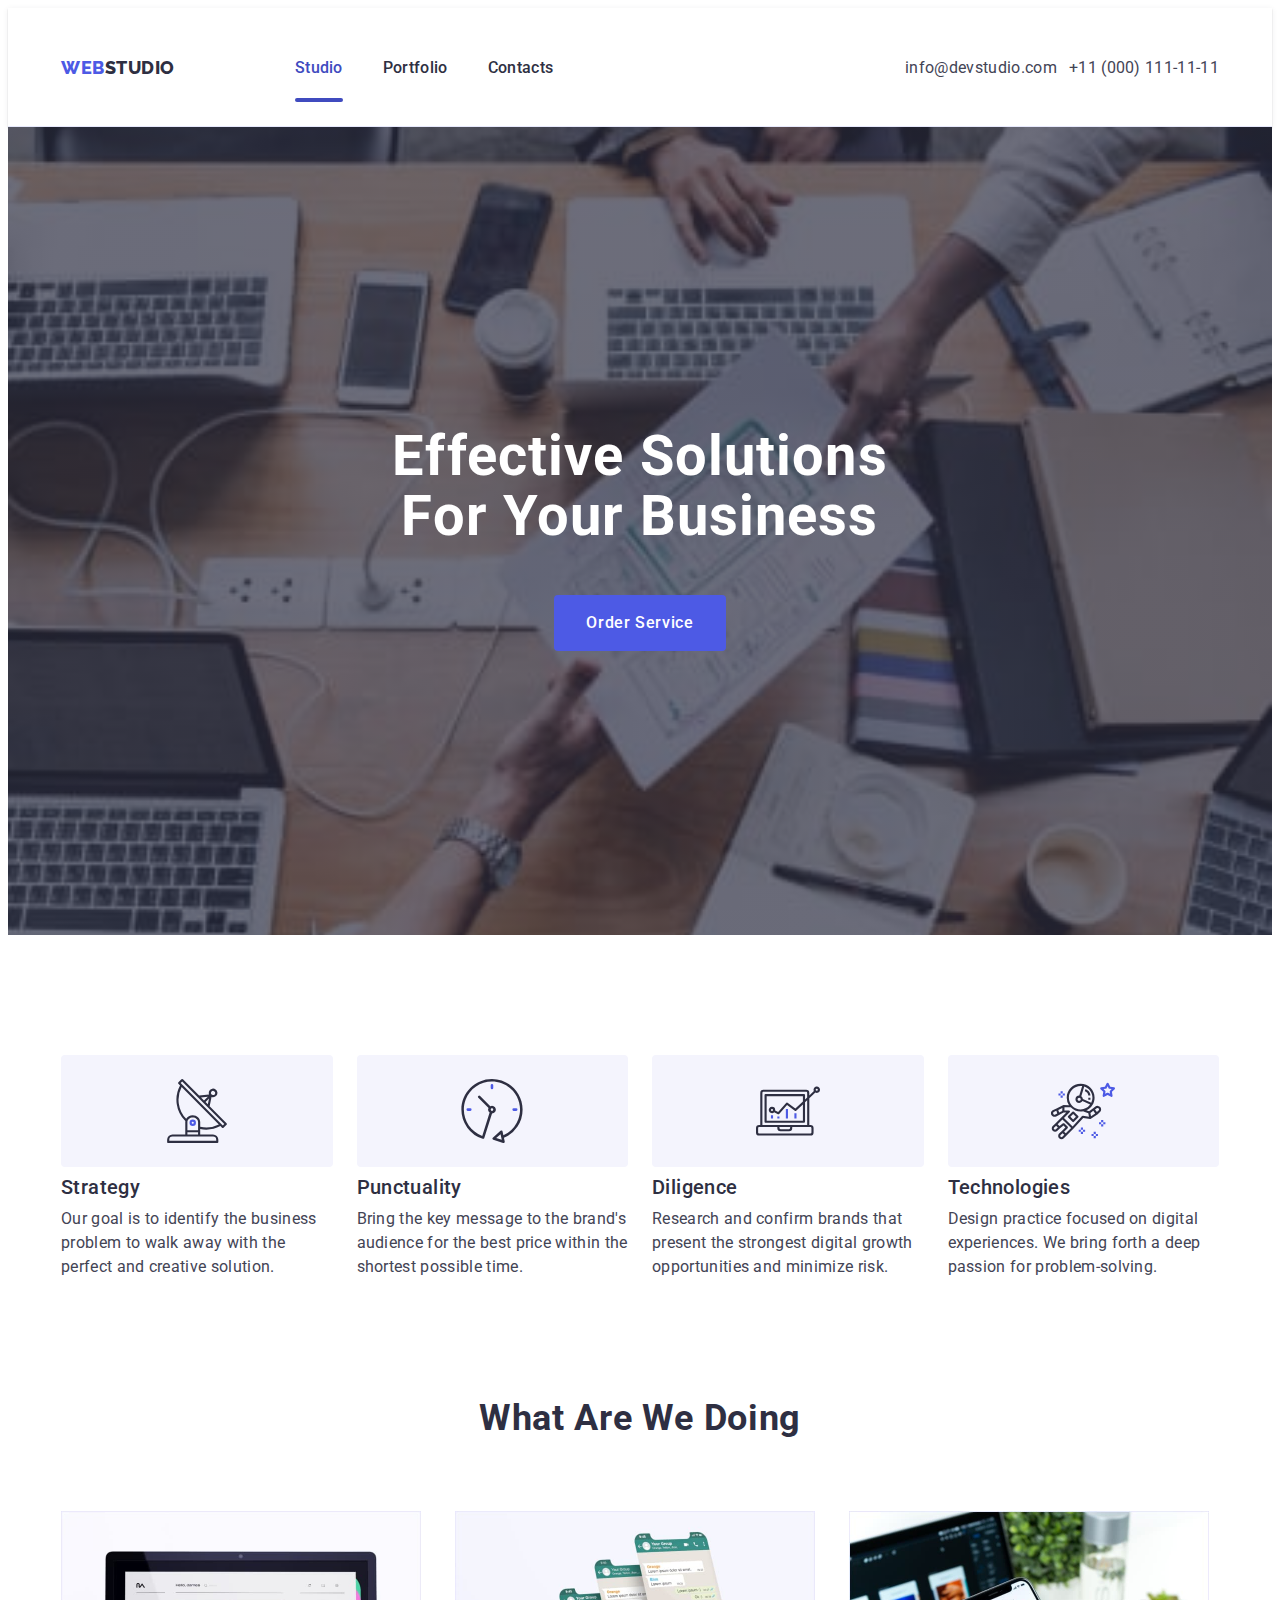
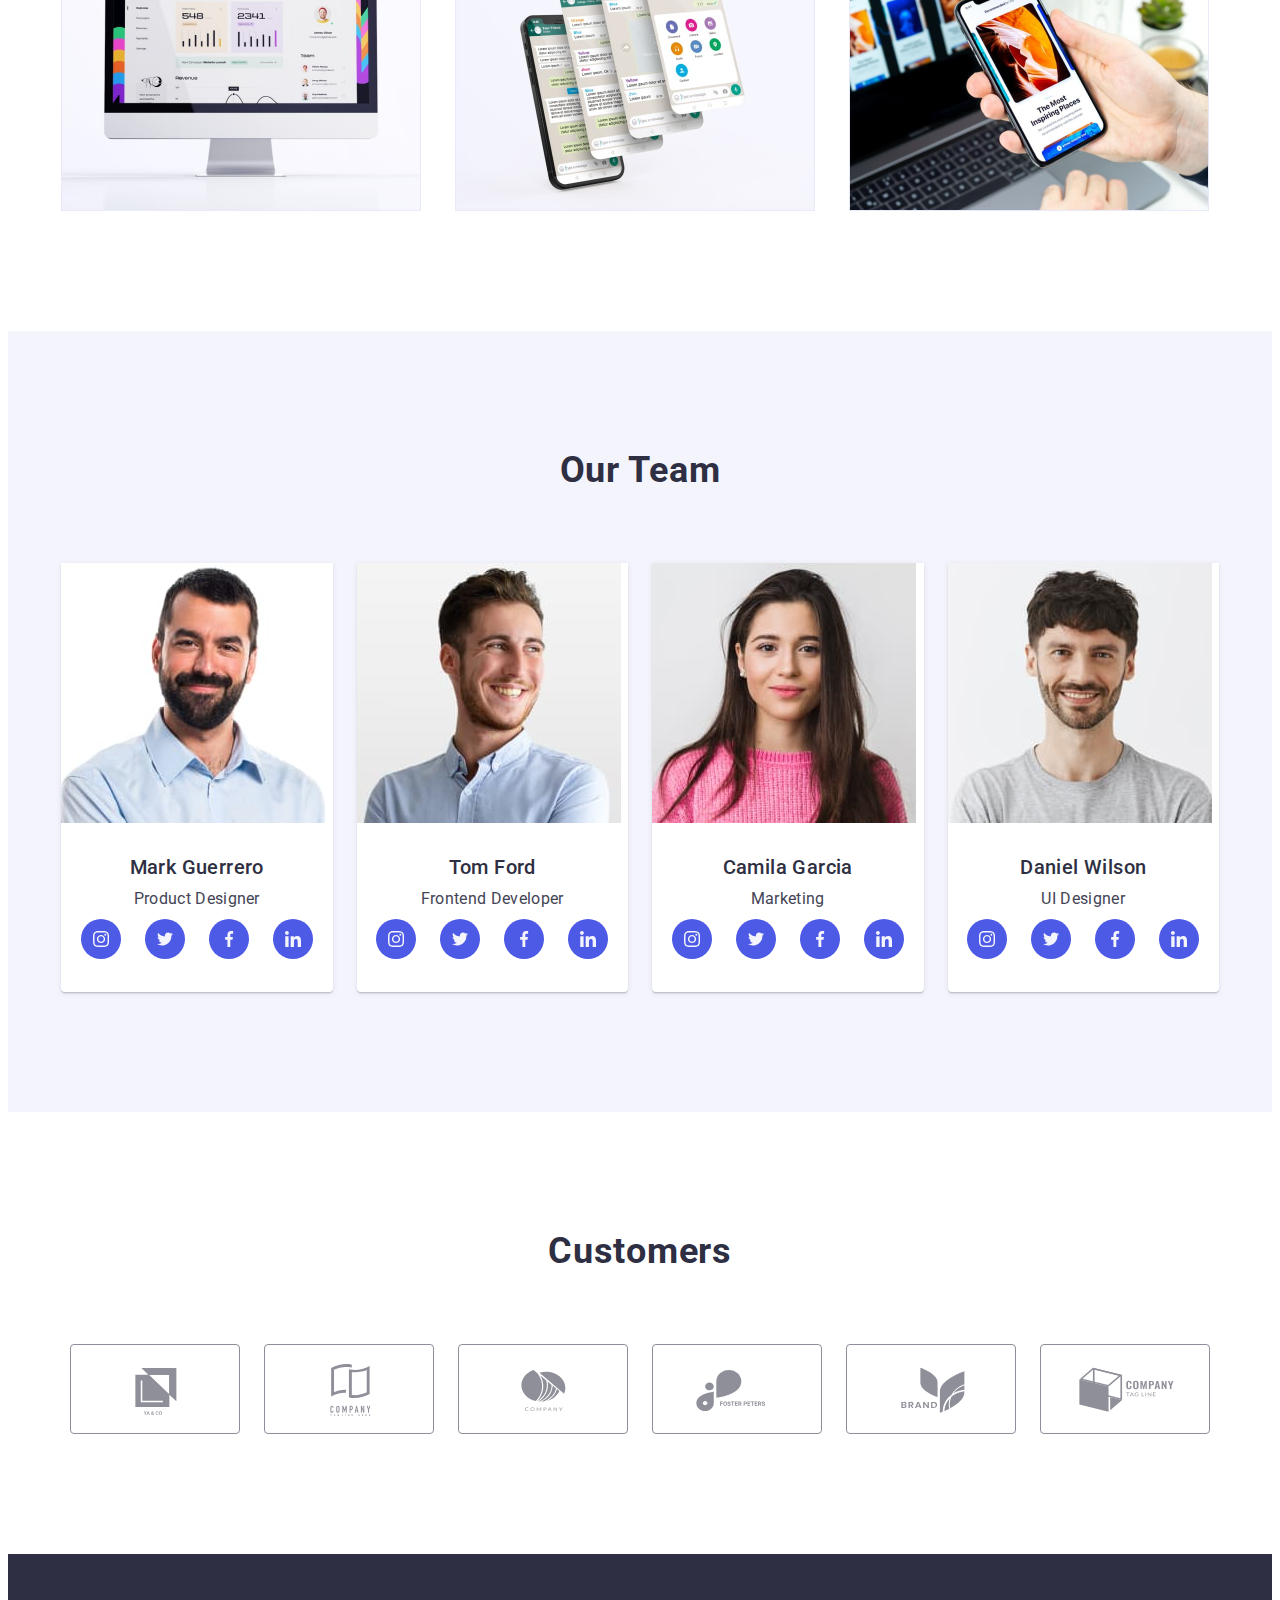
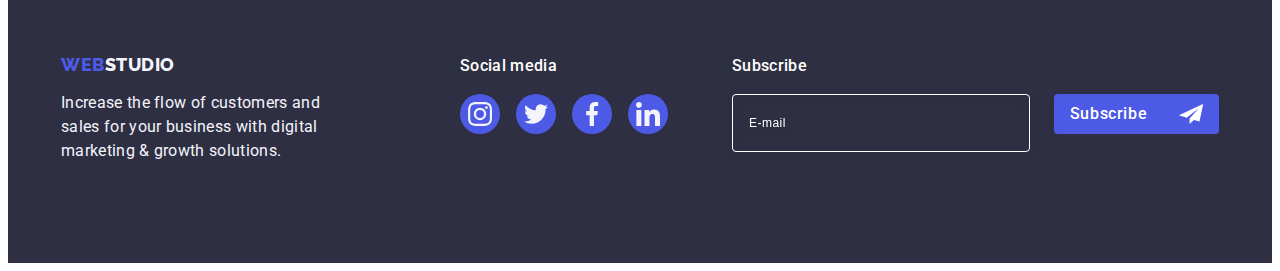
<file: index.html>
<!DOCTYPE html>
<html lang="en">
  <head>
    <meta charset="UTF-8" />
    <meta http-equiv="X-UA-Compatible" content="IE=edge" />
    <meta name="viewport" content="width=device-width, initial-scale=1.0" />
    <title>WebStudio</title>
    <link rel="preconnect" href="https://fonts.googleapis.com" />
    <link rel="preconnect" href="https://fonts.gstatic.com" crossorigin />
    <link
      href="https://fonts.googleapis.com/css2?family=Raleway:wght@800&family=Roboto:wght@400;500;700;900&display=swap"
      rel="stylesheet"
    />
    <link
      rel="stylesheet"
      href="https://cdnjs.cloudflare.com/ajax/libs/modern-normalize/1.1.0/modern-normalize.min.css"
      integrity="sha512-wpPYUAdjBVSE4KJnH1VR1HeZfpl1ub8YT/NKx4PuQ5NmX2tKuGu6U/JRp5y+Y8XG2tV+wKQpNHVUX03MfMFn9Q=="
      crossorigin="anonymous"
      referrerpolicy="no-referrer"
    />
    <link rel="stylesheet" href="./css/style.css" />
    <link rel="stylesheet" href="./portfolio.html" />
  </head>

  <body>
    <!--page header-->
    <header class="page-header">
      <!--navigation-->
      <div class="container page-header-container">
        <nav class="page-nav">
          <a class="logo-first logo link list" href="./index.html">
            WEB<span class="color">Studio</span>
          </a>
          <ul class="nav-header list">
            <li>
              <a class="link nav-name current" href="./index.html">Studio</a>
            </li>

            <li>
              <a class="link nav-name" href="./portfolio.html">Portfolio</a>
            </li>

            <li>
              <a class="link nav-name" href="">Contacts</a>
            </li>
          </ul>
          <button type="button" class="mobile-menu-open-btn js-open-menu">
            <svg class="mobile-menu-open-btn-icon" width="32" height="22">
              <use href="./images/icons.svg#icon-burger"></use>
            </svg>
          </button>
        </nav>

        <!--address-->
        <address class="adr">
          <ul class="adr-list list">
            <li>
              <a class="link header-nav-adr" href="mailto:info@devstudio.com"
                >info@devstudio.com</a
              >
            </li>
            <li>
              <a class="link header-nav-adr" href="tel:+110001111111"
                >+11 (000) 111-11-11</a
              >
            </li>
          </ul>
        </address>
      </div>
      <!-- mobile nav menu -->
      <div class="mobile-menu is-hidden js-menu-container">
        <div class="container menu-container">
          <button type="button" class="mobile-menu-close-icon js-close-menu">
            <svg class="mobile-icon-close" width="24" height="24">
              <use
                class="mobile-icon-use"
                href="./images/icons.svg#icon-close"
              ></use>
            </svg>
          </button>

          <div class="navigation-menu-mobile">
            <ul class="nav-header-mobile list">
              <li>
                <a class="link nav-name-mobile current" href="./index.html"
                  >Studio</a
                >
              </li>

              <li>
                <a class="link nav-name-mobile" href="./portfolio.html"
                  >Portfolio</a
                >
              </li>

              <li>
                <a class="link nav-name-mobile" href="">Contacts</a>
              </li>
            </ul>
          </div>

          <div class="contacts-menu-mobile">
            <address class="adr-menu-mobile">
              <ul class="adr-list-menu-mobile list">
                <li>
                  <a class="link header-mobile-tel" href="tel:+110001111111"
                    >+11 (000) 111-11-11</a
                  >
                </li>
                <li>
                  <a
                    class="link header-mobile-mail"
                    href="mailto:info@devstudio.com"
                    >info@devstudio.com</a
                  >
                </li>
              </ul>
            </address>
            <div class="container mobile-social-section">
              <ul class="mobile-social-ul link list">
                <li class="mobile-social-li">
                  <a class="mobile-social-link" href="">
                    <svg
                      class="mobile-social-svg"
                      aria-label=" icon instagram"
                      width="24"
                      height="24"
                    >
                      <use href="./images/icons.svg#icon-instagram-2"></use>
                    </svg>
                  </a>
                </li>

                <li class="mobile-social-li">
                  <a class="mobile-social-link" href="">
                    <svg
                      class="mobile-social-svg"
                      aria-label=" icon twitter"
                      width="24"
                      height="24"
                    >
                      <use href="./images/icons.svg#icon-twitter-1"></use>
                    </svg>
                  </a>
                </li>

                <li class="mobile-social-li">
                  <a class="mobile-social-link" href="">
                    <svg
                      class="mobile-social-svg"
                      aria-label=" icon facebook"
                      width="24"
                      height="24"
                    >
                      <use href="./images/icons.svg#icon-facebook-1"></use>
                    </svg>
                  </a>
                </li>

                <li class="mobile-social-li">
                  <a class="mobile-social-link" href="">
                    <svg
                      class="mobile-social-svg"
                      aria-label=" icon linkedin"
                      width="24"
                      height="24"
                    >
                      <use href="./images/icons.svg#icon-linkedin-1"></use>
                    </svg>
                  </a>
                </li>
              </ul>
            </div>
          </div>
        </div>
      </div>
    </header>

    <!-- hero-->
    <main class="">
      <section class="hero">
        <div class="container hero-screen">
          <h1 class="hero-title">Effective Solutions for Your Business</h1>

          <button class="hero-btn-order" type="button" data-modal-open>
            Order Service
          </button>
        </div>
      </section>

      <!--section1-->
      <section class="feature">
        <!-- feature -->
        <div class="container feature-container">
          <h2 class="hidden" hidden>feature</h2>

          <ul class="feature-list link list">
            <li class="feature-list-text">
              <div class="feature-list-svg">
                <svg width="64" height="64" aria-label="antenna icon">
                  <use href="./images/icons.svg#icon-antenna-1"></use>
                </svg>
              </div>
              <h3 class="feature-title">Strategy</h3>
              <p class="feature-description">
                Our goal is to identify the business problem to walk away with
                the perfect and creative solution.
              </p>
            </li>

            <li class="feature-list-text">
              <div class="feature-list-svg">
                <svg width="64" height="64" aria-label="clock icon">
                  <use href="./images/icons.svg#icon-clock-1"></use>
                </svg>
              </div>
              <h3 class="feature-title">Punctuality</h3>
              <p class="feature-description">
                Bring the key message to the brand's audience for the best price
                within the shortest possible time.
              </p>
            </li>

            <li class="feature-list-text">
              <div class="feature-list-svg">
                <svg width="64" height="64" aria-label="icon diagram">
                  <use href="./images/icons.svg#icon-diagram-1"></use>
                </svg>
              </div>
              <h3 class="feature-title">Diligence</h3>
              <p class="feature-description">
                Research and confirm brands that present the strongest digital
                growth opportunities and minimize risk.
              </p>
            </li>

            <li class="feature-list-text">
              <div class="feature-list-svg">
                <svg width="64" height="64" aria-label="icon astronaut">
                  <use href="./images/icons.svg#icon-astronaut-1"></use>
                </svg>
              </div>
              <h3 class="feature-title">Technologies</h3>
              <p class="feature-description">
                Design practice focused on digital experiences. We bring forth a
                deep passion for problem-solving.
              </p>
            </li>
          </ul>
        </div>
      </section>

      <!--section2-->
      <section class="presentation">
        <div class="container">
          <h2 class="presentation-title">What are we doing</h2>
          <ul class="presentation-list list">
            <li class="presentation-list-item">
              <img
                srcset="./images/squoosh/what-are-we-doing/img1@2x.jpg"
                src="./images/squoosh/what-are-we-doing/img1.jpg"
                alt="monitor"
                width="360"
                height="300"
              />
            </li>
            <li class="presentation-list-item">
              <img
                srcset="./images/squoosh/what-are-we-doing/img2@2x.jpg"
                src="./images/squoosh/what-are-we-doing/img2.jpg"
                alt="phone"
                width="360"
                height="300"
              />
            </li>
            <li class="presentation-list-item">
              <img
                srcset="./images/squoosh/what-are-we-doing/img3@2x.jpg"
                src="./images/squoosh/what-are-we-doing/img3.jpg"
                alt="phone in hand"
                width="360"
                height="300"
              />
            </li>
          </ul>
        </div>
      </section>

      <!--section3-->
      <section class="team">
        <div class="container">
          <h2 class="team-title">Our Team</h2>
          <ul class="team-list list">
            <li class="team-member-container">
              <img
                srcset="./images/squoosh/our-team/img-3@2x.jpg 2x"
                src="./images/squoosh/our-team/img-3.jpg"
                alt="Product Designer"
                width="264"
                height="260"
              />
              <div class="name-team-text">
                <h3 class="name-member-team">Mark Guerrero</h3>
                <p class="profession-member-team">Product Designer</p>
                <ul class="social-link-icon link list">
                  <li class="social-icon-item">
                    <a href="" class="social-icon-link">
                      <svg
                        class="social-list-icon"
                        aria-label="icon instagram"
                        width="16"
                        height="16"
                      >
                        <use href="./images/icons.svg#icon-instagram-2"></use>
                      </svg>
                    </a>
                  </li>
                  <li class="social-icon-item">
                    <a href="" class="social-icon-link">
                      <svg
                        class="social-list-icon"
                        aria-label="icon instagram"
                        width="16"
                        height="16"
                      >
                        <use href="./images/icons.svg#icon-twitter-1"></use>
                      </svg>
                    </a>
                  </li>
                  <li class="social-icon-item">
                    <a href="" class="social-icon-link">
                      <svg
                        class="social-list-icon"
                        aria-label="icon instagram"
                        width="16"
                        height="16"
                      >
                        <use href="./images/icons.svg#icon-facebook-1"></use>
                      </svg>
                    </a>
                  </li>
                  <li class="social-icon-item">
                    <a href="" class="social-icon-link">
                      <svg
                        class="social-list-icon"
                        aria-label="icon instagram"
                        width="16"
                        height="16"
                      >
                        <use href="./images/icons.svg#icon-linkedin-1"></use>
                      </svg>
                    </a>
                  </li>
                </ul>
              </div>
            </li>

            <li class="team-member-container">
              <img
                srcset="./images/squoosh/our-team/img-2@2x.jpg 2x"
                src="./images/squoosh/our-team/img-2.jpg"
                alt="Frontend Developer"
                width="264"
                height="260"
              />
              <div class="name-team-text">
                <h3 class="name-member-team">Tom Ford</h3>
                <p class="profession-member-team">Frontend Developer</p>
                <ul class="social-link-icon link list">
                  <li class="social-icon-item">
                    <a href="" class="social-icon-link">
                      <svg
                        class="social-list-icon"
                        aria-label="icon instagram"
                        width="16"
                        height="16"
                      >
                        <use href="./images/icons.svg#icon-instagram-2"></use>
                      </svg>
                    </a>
                  </li>
                  <li class="social-icon-item">
                    <a href="" class="social-icon-link">
                      <svg
                        class="social-list-icon"
                        aria-label="icon instagram"
                        width="16"
                        height="16"
                      >
                        <use href="./images/icons.svg#icon-twitter-1"></use>
                      </svg>
                    </a>
                  </li>
                  <li class="social-icon-item">
                    <a href="" class="social-icon-link">
                      <svg
                        class="social-list-icon"
                        aria-label="icon instagram"
                        width="16"
                        height="16"
                      >
                        <use href="./images/icons.svg#icon-facebook-1"></use>
                      </svg>
                    </a>
                  </li>
                  <li class="social-icon-item">
                    <a href="" class="social-icon-link">
                      <svg
                        class="social-list-icon"
                        aria-label="icon instagram"
                        width="16"
                        height="16"
                      >
                        <use href="./images/icons.svg#icon-linkedin-1"></use>
                      </svg>
                    </a>
                  </li>
                </ul>
              </div>
            </li>

            <li class="team-member-container">
              <img
                srcset="./images/squoosh/our-team/img-1@2x.jpg 2x"
                src="./images/squoosh/our-team/img-1.jpg"
                alt="Marketing"
                width="264"
                height="260"
              />
              <div class="name-team-text">
                <h3 class="name-member-team">Camila Garcia</h3>
                <p class="profession-member-team">Marketing</p>
                <ul class="social-link-icon link list">
                  <li class="social-icon-item">
                    <a href="" class="social-icon-link">
                      <svg
                        class="social-list-icon"
                        aria-label="icon instagram"
                        width="16"
                        height="16"
                      >
                        <use href="./images/icons.svg#icon-instagram-2"></use>
                      </svg>
                    </a>
                  </li>
                  <li class="social-icon-item">
                    <a href="" class="social-icon-link">
                      <svg
                        class="social-list-icon"
                        aria-label="icon instagram"
                        width="16"
                        height="16"
                      >
                        <use href="./images/icons.svg#icon-twitter-1"></use>
                      </svg>
                    </a>
                  </li>
                  <li class="social-icon-item">
                    <a href="" class="social-icon-link">
                      <svg
                        class="social-list-icon"
                        aria-label="icon instagram"
                        width="16"
                        height="16"
                      >
                        <use href="./images/icons.svg#icon-facebook-1"></use>
                      </svg>
                    </a>
                  </li>
                  <li class="social-icon-item">
                    <a href="" class="social-icon-link">
                      <svg
                        class="social-list-icon"
                        aria-label="icon instagram"
                        width="16"
                        height="16"
                      >
                        <use href="./images/icons.svg#icon-linkedin-1"></use>
                      </svg>
                    </a>
                  </li>
                </ul>
              </div>
            </li>

            <li class="team-member-container">
              <img
                srcset="./images/squoosh/our-team/img-4@2x.jpg 2x"
                src="./images/squoosh/our-team/img-4.jpg"
                alt="UI Designer"
                width="264"
                height="260"
              />
              <div class="name-team-text">
                <h3 class="name-member-team">Daniel Wilson</h3>
                <p class="profession-member-team">UI Designer</p>
                <ul class="social-link-icon link list">
                  <li class="social-icon-item">
                    <a href="" class="social-icon-link">
                      <svg
                        class="social-list-icon"
                        aria-label="icon instagram"
                        width="16"
                        height="16"
                      >
                        <use href="./images/icons.svg#icon-instagram-2"></use>
                      </svg>
                    </a>
                  </li>
                  <li class="social-icon-item">
                    <a href="" class="social-icon-link">
                      <svg
                        class="social-list-icon"
                        aria-label="icon instagram"
                        width="16"
                        height="16"
                      >
                        <use href="./images/icons.svg#icon-twitter-1"></use>
                      </svg>
                    </a>
                  </li>
                  <li class="social-icon-item">
                    <a href="" class="social-icon-link">
                      <svg
                        class="social-list-icon"
                        aria-label="icon instagram"
                        width="16"
                        height="16"
                      >
                        <use href="./images/icons.svg#icon-facebook-1"></use>
                      </svg>
                    </a>
                  </li>
                  <li class="social-icon-item">
                    <a href="" class="social-icon-link">
                      <svg
                        class="social-list-icon"
                        aria-label="icon instagram"
                        width="16"
                        height="16"
                      >
                        <use href="./images/icons.svg#icon-linkedin-1"></use>
                      </svg>
                    </a>
                  </li>
                </ul>
              </div>
            </li>
          </ul>
        </div>
      </section>

      <!-- section4 -->
      <section class="company">
        <div class="container">
          <h2 class="client-section">Customers</h2>

          <ul class="client-list list link">
            <li class="client-item">
              <a class="client-item-link" href="">
                <svg
                  class="client-icon"
                  aria-label="icon company 1"
                  width="104"
                  height="56"
                >
                  <use href="./images/icons.svg#icon-Logo1"></use>
                </svg>
              </a>
            </li>

            <li class="client-item">
              <a class="client-item-link" href="">
                <svg
                  class="client-icon"
                  aria-label="icon company 2"
                  width="104"
                  height="56"
                >
                  <use href="./images/icons.svg#icon-Logo2"></use>
                </svg>
              </a>
            </li>

            <li class="client-item">
              <a class="client-item-link" href="">
                <svg
                  class="client-icon"
                  aria-label="icon company 3"
                  width="104"
                  height="56"
                >
                  <use href="./images/icons.svg#icon-Logo3"></use>
                </svg>
              </a>
            </li>

            <li class="client-item">
              <a class="client-item-link" href="">
                <svg
                  class="client-icon"
                  aria-label="icon company 4"
                  width="104"
                  height="56"
                >
                  <use href="./images/icons.svg#icon-Logo4"></use>
                </svg>
              </a>
            </li>

            <li class="client-item">
              <a class="client-item-link" href="">
                <svg
                  class="client-icon"
                  aria-label="icon company 5"
                  width="104"
                  height="56"
                >
                  <use href="./images/icons.svg#icon-Logo5"></use>
                </svg>
              </a>
            </li>

            <li class="client-item">
              <a class="client-item-link" href="">
                <svg
                  class="client-icon"
                  aria-label="icon company 6"
                  width="104"
                  height="56"
                >
                  <use href="./images/icons.svg#icon-Logo6"></use>
                </svg>
              </a>
            </li>
          </ul>
        </div>
      </section>
    </main>
    <!--footer-->

    <footer class="footer-conteiner">
      <div class="container footer-div">
        <div class="footer-div-logo">
          <a class="logo-in-footer link" href="./index.html">
            WEB<span class="studio-color-second">Studio</span>
          </a>

          <p class="marketing-footer">
            Increase the flow of customers and sales for your business with
            digital marketing & growth solutions.
          </p>
        </div>

        <div class="container footer-social-section">
          <p class="footer-social-p">Social media</p>

          <ul class="footer-social-ul link list">
            <li class="footer-social-li">
              <a class="footer-social-link" href="">
                <svg
                  class="footer-social-svg"
                  aria-label=" icon instagram"
                  width="24"
                  height="24"
                >
                  <use href="./images/icons.svg#icon-instagram-2"></use>
                </svg>
              </a>
            </li>

            <li class="footer-social-li">
              <a class="footer-social-link" href="">
                <svg
                  class="footer-social-svg"
                  aria-label=" icon twitter"
                  width="24"
                  height="24"
                >
                  <use href="./images/icons.svg#icon-twitter-1"></use>
                </svg>
              </a>
            </li>

            <li class="footer-social-li">
              <a class="footer-social-link" href="">
                <svg
                  class="footer-social-svg"
                  aria-label=" icon facebook"
                  width="24"
                  height="24"
                >
                  <use href="./images/icons.svg#icon-facebook-1"></use>
                </svg>
              </a>
            </li>

            <li class="footer-social-li">
              <a class="footer-social-link" href="">
                <svg
                  class="footer-social-svg"
                  aria-label=" icon linkedin"
                  width="24"
                  height="24"
                >
                  <use href="./images/icons.svg#icon-linkedin-1"></use>
                </svg>
              </a>
            </li>
          </ul>
        </div>

        <div class="footer-form-div">
          <p class="footer-form-text">Subscribe</p>
          <form class="footer-form">
            <label class="footer-form-label" for="subscribe">
              <input
                type="email"
                name="subscribe"
                id="subscribe"
                placeholder="E-mail"
                class="footer-form-input"
                pattern="[a-z0-9._%+-]+@[a-z0-9.-]+\.[a-z]{2,}$"
              />
            </label>
            <button type="submit" class="footer-form-btn">
              Subscribe
              <svg class="footer-form-svg" width="24" height="24">
                <use href="./images/icons.svg#icon-send"></use>
              </svg>
            </button>
          </form>
        </div>
      </div>
    </footer>

    <div class="backdrop is-hidden" data-modal>
      <div class="modal">
        <button type="button" class="modal-close-btn" data-modal-close>
          <svg
            class="modal-close-icon"
            aria-label="icon close"
            width="8"
            height="8"
          >
            <use href="./images/icons.svg#icon-close"></use>
          </svg>
        </button>

        <p class="form-modal-title">
          Leave your contacts and we will call you back
        </p>

        <form class="contact-form">
          <div class="form-input-name">
            <label for="user-name" class="form-label"> Name </label>

            <div class="form-div-input">
              <input
                type="text"
                class="form-input"
                name="user-name"
                id="user-name"
                required
                pattern="[a-zA-Zа-яА-ЯіІїЇґҐєЄʼ]+"
              />
              <svg class="form-input-icon" width="18" height="24">
                <use
                  href="./images/icons.svg#icon-person"
                  class="form-icon-use"
                ></use>
              </svg>
            </div>
          </div>

          <div class="form-input-name">
            <label for="user-phone" class="form-label"> Phone </label>

            <div class="form-div-input">
              <input
                type="tel"
                class="form-input"
                name="user-phone"
                id="user-phone"
                required
                pattern="[0-9]{3}-[0-9]{3}-[0-9]{2}-[0-9]{2}"
                title="xxx-xxx-xx-xx"
              />
              <svg class="form-input-icon" width="18" height="24">
                <use href="./images/icons.svg#icon-phone"></use>
              </svg>
            </div>
          </div>

          <div class="form-input-name">
            <label for="user-email" class="form-label"> Email </label>

            <div class="form-div-input">
              <input
                type="text"
                class="form-input"
                name="user-email"
                id="user-email"
                required
                pattern="[a-z0-9._%+-]+@[a-z0-9.-]+\.[a-z]{2,}$"
              />
              <svg class="form-input-icon" width="18" height="24">
                <use href="./images/icons.svg#icon-mail"></use>
              </svg>
            </div>
          </div>

          <div class="form-textarea-name">
            <label for="user-comment" class="form-label"> Comment </label>

            <textarea
              class="textarea"
              name="user-comment"
              id="user-comment"
              placeholder="Text input"
            ></textarea>
          </div>

          <div class="form-checkbox">
            <input
              class="checkbox visually-hidden"
              type="checkbox"
              id="user-privacy"
              value="true"
              name="user-privacy"
              required
            />
            <label for="user-privacy" class="checkbox-label">
              <span class="form-checkbox-span">
                <svg class="checkbox-svg" width="10" height="8">
                  <use
                    class="form-icon-use"
                    href="./images/icons.svg#icon-checkbox"
                  ></use>
                </svg>
              </span>
              I accept the terms and conditions of the&nbsp;
              <a class="form-a" href=""> Privacy Policy</a>
            </label>
          </div>

          <button class="form-button" type="submit">Send</button>
        </form>
      </div>
    </div>
    <script src="./js/mobile.js"></script>

    <script src="./js/modal.js"></script>
  </body>
</html>
</file>
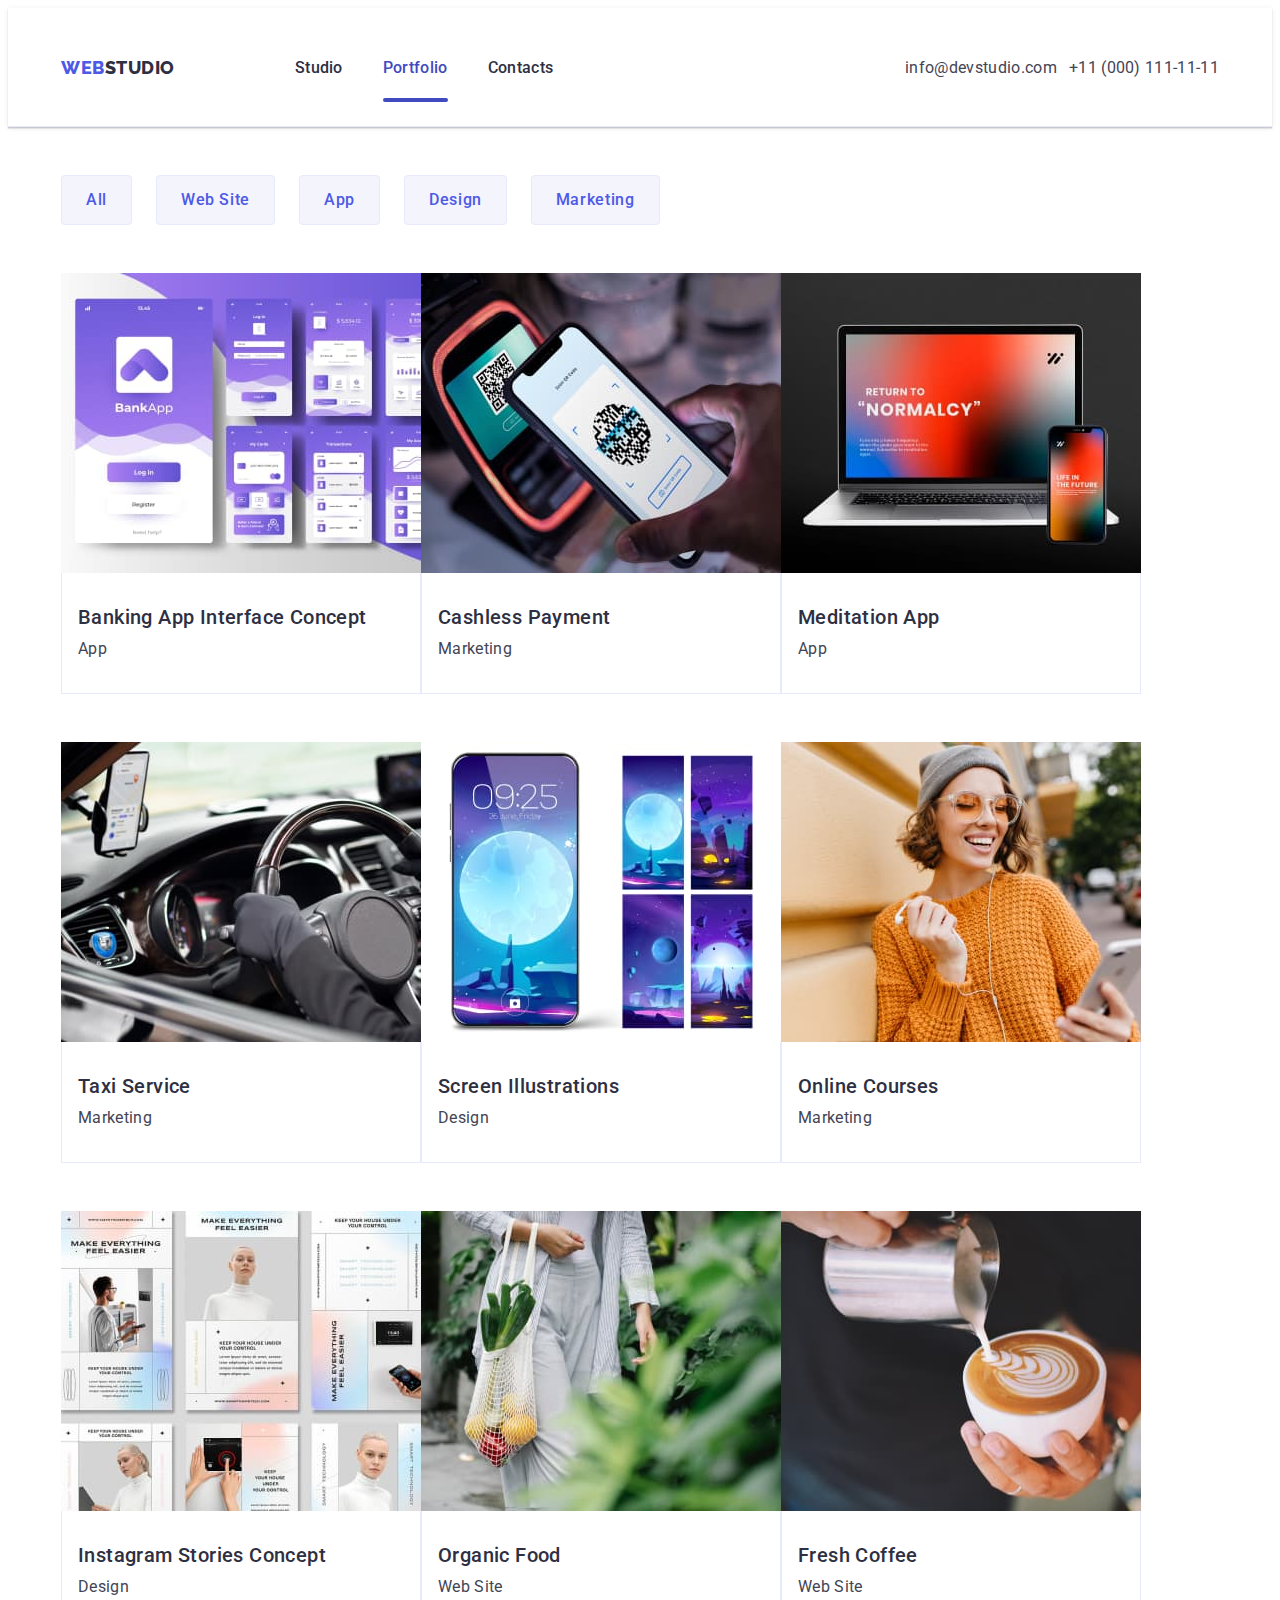
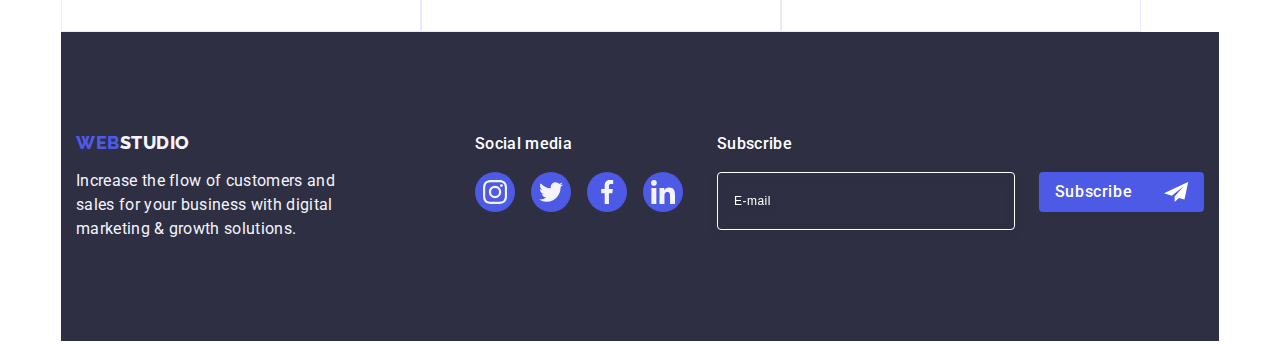
<file: portfolio.html>
<!DOCTYPE html>
<html lang="en">
  <head>
    <meta charset="UTF-8" />
    <meta http-equiv="X-UA-Compatible" content="IE=edge" />
    <meta name="viewport" content="width=device-width, initial-scale=1.0" />
    <title>Portfolio</title>
    <link rel="preconnect" href="https://fonts.googleapis.com" />
    <link rel="preconnect" href="https://fonts.gstatic.com" crossorigin />
    <link
      href="https://fonts.googleapis.com/css2?family=Raleway:wght@800&family=Roboto:wght@400;500;700;900&display=swap"
      rel="stylesheet"
    />
    <link
      rel="stylesheet"
      href="https://cdnjs.cloudflare.com/ajax/libs/modern-normalize/1.1.0/modern-normalize.min.css"
      integrity="sha512-wpPYUAdjBVSE4KJnH1VR1HeZfpl1ub8YT/NKx4PuQ5NmX2tKuGu6U/JRp5y+Y8XG2tV+wKQpNHVUX03MfMFn9Q=="
      crossorigin="anonymous"
      referrerpolicy="no-referrer"
    />
    <link rel="stylesheet" href="./css/style.css" />
    <link rel="stylesheet" href="./index.html" />
  </head>
  <body>
    <header class="page-header">
      <!--navigation-->
      <div class="container page-header-container">
        <nav class="page-nav">
          <a class="logo-first logo link list" href="./index.html">
            WEB<span class="color">Studio</span>
          </a>
          <ul class="nav-header list">
            <li>
              <a class="link nav-name" href="./index.html">Studio</a>
            </li>

            <li>
              <a class="link nav-name current" href="./portfolio.html"
                >Portfolio</a
              >
            </li>

            <li>
              <a class="link nav-name" href="">Contacts</a>
            </li>
          </ul>
          <button type="button" class="mobile-menu-open-btn js-open-menu">
            <svg class="mobile-menu-open-btn-icon" width="32" height="22">
              <use href="./images/icons.svg#icon-burger"></use>
            </svg>
          </button>
        </nav>

        <!--address-->
        <address class="adr">
          <ul class="adr-list list">
            <li>
              <a class="link header-nav-adr" href="mailto:info@devstudio.com"
                >info@devstudio.com</a
              >
            </li>
            <li>
              <a class="link header-nav-adr" href="tel:+110001111111"
                >+11 (000) 111-11-11</a
              >
            </li>
          </ul>
        </address>
      </div>
      <!-- mobile nav menu -->
      <div class="mobile-menu is-hidden js-menu-container">
        <div class="container menu-container">
          <button type="button" class="mobile-menu-close-icon js-close-menu">
            <svg class="mobile-icon-close" width="24" height="24">
              <use
                class="mobile-icon-use"
                href="./images/icons.svg#icon-close"
              ></use>
            </svg>
          </button>

          <div class="navigation-menu-mobile">
            <ul class="nav-header-mobile list">
              <li>
                <a class="link nav-name-mobile current" href="./index.html"
                  >Studio</a
                >
              </li>

              <li>
                <a class="link nav-name-mobile" href="./portfolio.html"
                  >Portfolio</a
                >
              </li>

              <li>
                <a class="link nav-name-mobile" href="">Contacts</a>
              </li>
            </ul>
          </div>

          <div class="contacts-menu-mobile">
            <address class="adr-menu-mobile">
              <ul class="adr-list-menu-mobile list">
                <li>
                  <a class="link header-mobile-tel" href="tel:+110001111111"
                    >+11 (000) 111-11-11</a
                  >
                </li>
                <li>
                  <a
                    class="link header-mobile-mail"
                    href="mailto:info@devstudio.com"
                    >info@devstudio.com</a
                  >
                </li>
              </ul>
            </address>
          </div>
          <div class="container mobile-social-section">
            <ul class="mobile-social-ul link list">
              <li class="mobile-social-li">
                <a class="mobile-social-link" href="">
                  <svg
                    class="mobile-social-svg"
                    aria-label=" icon instagram"
                    width="24"
                    height="24"
                  >
                    <use href="./images/icons.svg#icon-instagram-2"></use>
                  </svg>
                </a>
              </li>

              <li class="mobile-social-li">
                <a class="mobile-social-link" href="">
                  <svg
                    class="mobile-social-svg"
                    aria-label=" icon twitter"
                    width="24"
                    height="24"
                  >
                    <use href="./images/icons.svg#icon-twitter-1"></use>
                  </svg>
                </a>
              </li>

              <li class="mobile-social-li">
                <a class="mobile-social-link" href="">
                  <svg
                    class="mobile-social-svg"
                    aria-label=" icon facebook"
                    width="24"
                    height="24"
                  >
                    <use href="./images/icons.svg#icon-facebook-1"></use>
                  </svg>
                </a>
              </li>

              <li class="mobile-social-li">
                <a class="mobile-social-link" href="">
                  <svg
                    class="mobile-social-svg"
                    aria-label=" icon linkedin"
                    width="24"
                    height="24"
                  >
                    <use href="./images/icons.svg#icon-linkedin-1"></use>
                  </svg>
                </a>
              </li>
            </ul>
          </div>
        </div>
      </div>
    </header>

    <main class="main-portfolio">
      <section class="main-btn-list-portfolio">
        <div class="container">
          <h1 hidden>Portfolio</h1>
          <ul class="portfolio-nav list">
            <li class="portfolio-btn-overlay">
              <button class="name-btn-portfolio" type="button">All</button>
            </li>
            <li class="portfolio-btn-overlay">
              <button class="name-btn-portfolio" type="button">Web Site</button>
            </li>
            <li class="portfolio-btn-overlay">
              <button class="name-btn-portfolio" type="button">App</button>
            </li>
            <li class="portfolio-btn-overlay">
              <button class="name-btn-portfolio" type="button">Design</button>
            </li>
            <li class="portfolio-btn-overlay">
              <button class="name-btn-portfolio" type="button">
                Marketing
              </button>
            </li>
          </ul>
          <!-- portfolio presentation -->

          <ul class="portfolio-list list">
            <li class="portfolio-container">
              <a class="portfolio-link link" href="">
                <div class="portfolio-overlay">
                  <img
                    src="./images/portfolio/row1/row1-1.jpg"
                    alt="Banking App Interface"
                    width="360"
                    height="300"
                  />
                  <p class="overlay">
                    14 Stylish and User-Friendly App Design Concepts · Task
                    Manager App · Calorie Tracker App · Exotic Fruit Ecommerce
                    App · Cloud Storage App
                  </p>
                </div>
                <div class="portfolio-list-text">
                  <h2 class="development-name">
                    Banking App Interface Concept
                  </h2>
                  <p class="type-work">App</p>
                </div>
              </a>
            </li>

            <li class="portfolio-container">
              <a class="portfolio-link link" href="">
                <div class="portfolio-overlay">
                  <img
                    src="./images/portfolio/row1/row1-2.jpg"
                    alt="the phone is scanning qr code"
                    width="360"
                    height="300"
                  />
                  <p class="overlay">
                    14 Stylish and User-Friendly App Design Concepts · Task
                    Manager App · Calorie Tracker App · Exotic Fruit Ecommerce
                    App · Cloud Storage App
                  </p>
                </div>
                <div class="portfolio-list-text">
                  <h2 class="development-name">Cashless Payment</h2>
                  <p class="type-work">Marketing</p>
                </div>
              </a>
            </li>

            <li class="portfolio-container">
              <a class="portfolio-link link" href="">
                <div class="portfolio-overlay">
                  <img
                    src="./images/portfolio/row1/row1-3.jpg"
                    alt="the app is displayed on a phone and a laptop"
                    width="360"
                    height="300"
                  />
                  <p class="overlay">
                    14 Stylish and User-Friendly App Design Concepts · Task
                    Manager App · Calorie Tracker App · Exotic Fruit Ecommerce
                    App · Cloud Storage App
                  </p>
                </div>
                <div class="portfolio-list-text">
                  <h2 class="development-name">Meditation App</h2>
                  <p class="type-work">App</p>
                </div>
              </a>
            </li>

            <li class="portfolio-container">
              <a class="portfolio-link link" href="">
                <div class="portfolio-overlay">
                  <img
                    src="./images/portfolio/row2/row2-1.jpg"
                    alt="the car driver is holding the steering wheel"
                    width="360"
                    height="300"
                  />
                  <p class="overlay">
                    14 Stylish and User-Friendly App Design Concepts · Task
                    Manager App · Calorie Tracker App · Exotic Fruit Ecommerce
                    App · Cloud Storage App
                  </p>
                </div>
                <div class="portfolio-list-text">
                  <h2 class="development-name">Taxi Service</h2>
                  <p class="type-work">Marketing</p>
                </div>
              </a>
            </li>

            <li class="portfolio-container">
              <a class="portfolio-link link" href="">
                <div class="portfolio-overlay">
                  <img
                    src="./images/portfolio/row2/row2-2.jpg"
                    alt="the mobile phone has a moon theme"
                    width="360"
                    height="300"
                  />
                  <p class="overlay">
                    14 Stylish and User-Friendly App Design Concepts · Task
                    Manager App · Calorie Tracker App · Exotic Fruit Ecommerce
                    App · Cloud Storage App
                  </p>
                </div>
                <div class="portfolio-list-text">
                  <h2 class="development-name">Screen Illustrations</h2>
                  <p class="type-work">Design</p>
                </div>
              </a>
            </li>

            <li class="portfolio-container">
              <a class="portfolio-link link" href="">
                <div class="portfolio-overlay">
                  <img
                    src="./images/portfolio/row2/row2-3.jpg"
                    alt="a smiling girl in an orange sweater is talking on a video call from a mobile phone"
                    width="360"
                    height="300"
                  />
                  <p class="overlay">
                    14 Stylish and User-Friendly App Design Concepts · Task
                    Manager App · Calorie Tracker App · Exotic Fruit Ecommerce
                    App · Cloud Storage App
                  </p>
                </div>
                <div class="portfolio-list-text">
                  <h2 class="development-name">Online Courses</h2>
                  <p class="type-work">Marketing</p>
                </div>
              </a>
            </li>

            <li class="portfolio-container">
              <a class="portfolio-link link" href="">
                <div class="portfolio-overlay">
                  <img
                    src="./images/portfolio/row3/row3-1.jpg"
                    alt="a girl in a white golf shirt poses for Instagram stories"
                    width="360"
                    height="300"
                  />
                  <p class="overlay">
                    14 Stylish and User-Friendly App Design Concepts · Task
                    Manager App · Calorie Tracker App · Exotic Fruit Ecommerce
                    App · Cloud Storage App
                  </p>
                </div>
                <div class="portfolio-list-text">
                  <h2 class="development-name">Instagram Stories Concept</h2>
                  <p class="type-work">Design</p>
                </div>
              </a>
            </li>

            <li class="portfolio-container">
              <a class="portfolio-link link" href="">
                <div class="portfolio-overlay">
                  <img
                    src="./images/portfolio/row3/row3-2.jpg"
                    alt="a woman in gray pants carries a net with groceries"
                    width="360"
                    height="300"
                  />
                  <p class="overlay">
                    14 Stylish and User-Friendly App Design Concepts · Task
                    Manager App · Calorie Tracker App · Exotic Fruit Ecommerce
                    App · Cloud Storage App
                  </p>
                </div>
                <div class="portfolio-list-text">
                  <h2 class="development-name">Organic Food</h2>
                  <p class="type-work">Web Site</p>
                </div>
              </a>
            </li>

            <li class="portfolio-container">
              <a class="portfolio-link link" href="">
                <div class="portfolio-overlay">
                  <img
                    src="./images/portfolio/row3/row3-3.jpg"
                    alt="barista makes latte art on coffee"
                    width="360"
                    height="300"
                  />
                  <p class="overlay">
                    14 Stylish and User-Friendly App Design Concepts · Task
                    Manager App · Calorie Tracker App · Exotic Fruit Ecommerce
                    App · Cloud Storage App
                  </p>
                </div>
                <div class="portfolio-list-text">
                  <h2 class="development-name">Fresh Coffee</h2>
                  <p class="type-work">Web Site</p>
                </div>
              </a>
            </li>
          </ul>
        </div>
      </section>
    </main>

    <!--footer-->
    <footer class="container footer-conteiner">
      <div class="container footer-div">
        <div class="footer-div-logo">
          <a class="logo-in-footer link" href="./index.html">
            WEB<span class="studio-color-second">Studio</span>
          </a>

          <p class="marketing-footer">
            Increase the flow of customers and sales for your business with
            digital marketing & growth solutions.
          </p>
        </div>

        <div class="container footer-social-section">
          <p class="footer-social-p">Social media</p>

          <ul class="footer-social-ul link list">
            <li class="footer-social-li">
              <a class="footer-social-link" href="">
                <svg
                  class="footer-social-svg"
                  aria-label=""
                  width="24"
                  height="24"
                >
                  <use href="./images/icons.svg#icon-instagram-2"></use>
                </svg>
              </a>
            </li>

            <li class="footer-social-li">
              <a class="footer-social-link" href="">
                <svg
                  class="footer-social-svg"
                  aria-label=""
                  width="24"
                  height="24"
                >
                  <use href="./images/icons.svg#icon-twitter-1"></use>
                </svg>
              </a>
            </li>

            <li class="footer-social-li">
              <a class="footer-social-link" href="">
                <svg
                  class="footer-social-svg"
                  aria-label=""
                  width="24"
                  height="24"
                >
                  <use href="./images/icons.svg#icon-facebook-1"></use>
                </svg>
              </a>
            </li>

            <li class="footer-social-li">
              <a class="footer-social-link" href="">
                <svg
                  class="footer-social-svg"
                  aria-label=""
                  width="24"
                  height="24"
                >
                  <use href="./images/icons.svg#icon-linkedin-1"></use>
                </svg>
              </a>
            </li>
          </ul>
        </div>
        <div class="footer-form-div">
          <p class="footer-form-text">Subscribe</p>
          <form class="footer-form">
            <label class="footer-form-label" for="subscribe">
              <input
                type="email"
                name="subscribe"
                id="subscribe"
                placeholder="E-mail"
                class="footer-form-input"
                pattern="[a-z0-9._%+-]+@[a-z0-9.-]+\.[a-z]{2,}$"
              />
            </label>
            <button type="submit" class="footer-form-btn">
              Subscribe
              <svg class="footer-form-svg" width="24" height="24">
                <use href="./images/icons.svg#icon-send"></use>
              </svg>
            </button>
          </form>
        </div>
      </div>
    </footer>

    <script src="./js/mobile.js"></script>
    <script src="./js/modal.js"></script>
  </body>
</html>
</file>
<file: css/style.css>
:root {
  --main-font-family: "Roboto", sans-serif;
  --secondary-font-family: "Raleway", sans-serif;
  --accent-color: #404bbf;
  --studio-color: #2e2f42;
  --studio-color-second: #f4f4fd;
  /* #434455 */
  --social-link-hover: #404bbf;
  --footer-social-hover: #31d0aa;
  --overlay-on-page: 250ms cubic-bezier(0.4, 0, 0.2, 1);
}
body {
  font-family: "Roboto", sans-serif;
  color: #434455;
  background-color: #ffffff;
}
.list {
  list-style: none;
}
.link {
  text-decoration: none;
}

h1,
h2,
h3,
h4,
p {
  margin-top: 0;
  margin-bottom: 0;
}

ul,
ol {
  margin-top: 0;
  margin-bottom: 0;
  padding-left: 0;
}

button {
  cursor: pointer;
  font-family: inherit;
}

img {
  display: block;
  max-width: 100%;
  height: auto;
}
.is-hidden {
  opacity: 0;
  visibility: hidden;
  pointer-events: none;
}

/* container */
.container {
  max-width: 428px;
  padding-left: 16px;
  padding-right: 16px;
  margin-left: auto;
  margin-right: auto;
  width: 100%;
}

@media screen and (min-width: 768px) {
  .container {
    max-width: 768px;
  }
}
@media screen and (min-width: 1158px) {
  .container {
    max-width: 1158px;
    padding-left: 15px;
    padding-right: 15px;
  }
}

/* header */

.page-header {
  display: flex;
  align-items: center;
  height: 70px;
  padding-top: 24px;
  padding-bottom: 22px;
  background: #ffffff;
  box-shadow: 0px 2px 1px rgba(46, 47, 66, 0.08),
    0px 1px 1px rgba(46, 47, 66, 0.16), 0px 1px 6px rgba(46, 47, 66, 0.08);
  border-bottom: 1px solid #e7e9fc;
}



.page-header-container {
}

.page-nav {
  display: flex;
  justify-content: space-between;
  align-items: center;
}

.nav-header {
  display: none;
}

.adr {
  display: none;
}


.nav-name-mobile.current {
  color: var(--accent-color);
}

/* media header */

@media screen and (min-width: 768px) {

  .page-header {
    height: 72px;
  }

.page-header-container {
  display: flex;
}

.logo-first {
  margin-right: 120px;
}

 .page-nav {
  justify-content: flex-start;
 }

  .nav-header {
  
  display: flex;
  gap: 40px;
  }

  .nav-name {
  width: 67px;
  height: 24px;
  color: #2e2f42;
  font-weight: 500;
  font-size: 16px;
  line-height: 1.5;
  letter-spacing: 0.02em;
  padding: 24px 0;
  position: relative;

  transition: color var(--overlay-on-page);
}

  .adr {
    display: flex;
font-style: normal;
margin-left: auto;
  }
  .adr-list {
  display: flex;
  flex-direction: column;
align-items: center;
gap: 12px;
}

  .header-nav-adr {
  font-style: normal;
  font-weight: 400;
  font-size: 12px;
  line-height: 1.17;
  letter-spacing: 0.04em;
  color: #434455;

  transition: color var(--overlay-on-page);
}

.header-nav-adr:hover,
.header-nav-adr:focus {
  color: var(--accent-color);
}
.current {
  position: relative;
  color: #404bbf;
}

.current::after {
  content: "";
  position: absolute;
  left: 0;
  bottom: -1px;
  height: 4px;
  background-color: #404bbf;
  border-radius: 2px;
  width: 100%;
  height: 4px;
}

}

@media screen and (min-width: 1158px)  {
  .adr-list {
flex-direction: inherit;
  }

  .header-nav-adr {
    
    font-size: 16px;
    line-height: 1.5;
    letter-spacing: 0.02em;
    color: #434455;
  
    transition: color var(--overlay-on-page);
  }
  
}



.logo-first {
  font-family: var(--secondary-font-family);
  font-style: normal;
  font-weight: 800;
  font-size: 18px;
  line-height: 1.17;
  letter-spacing: 0.03em;
  text-transform: uppercase;
  color: #4d5ae5;
  
}

.color {
  color: var(--studio-color);
}

/* header menu mobile */

.mobile-menu-open-btn {
  background-color: transparent;
  border: none;
  padding: 0;
  line-height: 0;
}

.mobile-menu-open-btn-icon {
  stroke: #2e2f42;
}

@media screen and (min-width: 768px) {
  .mobile-menu-open-btn {
    display: none;
  }
}

/* menu mobile */

.mobile-menu {
  position: fixed;
  top: 0;
  left: 0;
  width: 100%;
  height: 100%;
  background: #ffffff;
  box-shadow: 0px 2px 1px rgba(46, 47, 66, 0.08),
    0px 1px 1px rgba(46, 47, 66, 0.16), 0px 1px 6px rgba(46, 47, 66, 0.08);
}

.mobile-menu.is-open {
  opacity: 1;
  visibility: visible;
  pointer-events: auto;
  overflow: scroll;
}

.menu-container {
  position: relative;
  height: 100%;
  padding: 80px 0 40px 40px;
    display: flex;
    flex-direction: column;
    justify-content: space-between

}

.mobile-menu-close-icon {
  position: absolute;
  display: flex;
  align-items: center;
  justify-content: center;
  top: 24px;
  right: 24px;
  padding: 8px;
  width: 24px;
  height: 24px;
  stroke: #2e2f42;
  border-radius: 50px;
  background-color: transparent;
  border: 1px solid #2e2f42;

  transition: var(--overlay-on-page);
}

.mobile-menu-close-icon:hover,
.mobile-menu-close-icon:focus {
  background-color: #404bbf;
  border: none;
  fill: #ffffff;
}

.mobile-icon-use {
}


/* mobile navigation */

.navigation-menu-mobile {

  padding-top: 80px;
  padding-left: 24px;

 
}

.nav-header-mobile {
  display: grid;
  gap: 40px;
  
}

.nav-name-mobile {
  font-family: var(--main-font-family);
  font-style: normal;
  font-weight: 700;
  font-size: 36px;
  line-height: 1.11;
  letter-spacing: 0.02em;
  text-transform: capitalize;
  color: #2e2f42;

  transition: var(--overlay-on-page);
}

.nav-name-mobile:hover,
.nav-name-mobile:focus {
  color: var(--accent-color);
}

.contacts-menu-mobile {
  
  padding-left: 24px;
  
}

.adr-menu-mobile {
  padding-bottom: 48px;
}

.adr-list-menu-mobile {
  display: grid;
  gap: 40px;
}

/* mobile contact */

.header-mobile-tel {
  font-family: var(--main-font-family);
  font-style: normal;
  font-weight: 700;
  font-size: 36px;
  line-height: 1.11;

  letter-spacing: 0.02em;
  text-transform: capitalize;
  color: #434455;

  transition: var(--overlay-on-page);
}

.header-mobile-mail {
  font-family: var(--main-font-family);
  font-style: normal;
  font-weight: 500;
  font-size: 20px;
  line-height: 1.2;
  letter-spacing: 0.02em;
  color: #434455;

  transition: var(--overlay-on-page);
}

.header-mobile-tel:hover,
.header-mobile-mail:focus {
  color: var(--social-link-hover);
}

/* mobile social */

.mobile-social-ul {
  display: flex;
  flex-direction: row;
  gap: 56px;
}

.mobile-social-li {
  width: 40px;
  height: 40px;
}

.mobile-social-link {
  display: flex;
  justify-content: center;
  align-items: center;
  width: 100%;
  height: 100%;
  border-radius: 50%;
  background-color: #4d5ae5;

  transition: background-color var(--overlay-on-page);
}

.mobile-social-svg {
  fill: #f4f4fd;
}

.mobile-social-link:hover,
.mobile-social-link:focus {
  background-color: var(--social-link-hover);
}

/* hero section */

.hero {
  background: #2e2f42;
  min-height: 432px;
  background-position: center;
  background-size: cover;
  background-repeat: no-repeat;
  background-image: linear-gradient(
      rgba(46, 47, 66, 0.7),
      rgba(46, 47, 66, 0.7)
    ),
    url(../images/bg/people-office-mobile.jpg);
}



/* for mobile img2x */
@media screen and (min-device-pixel-ratio: 2) and (max-width: 767px),
  screen and (min-resolution: 192dpi) and (max-width: 767px),
  screen and (min-resolution: 2dppx) and (max-width: 767px) {
  .hero {
    background-image: linear-gradient(
        rgba(46, 47, 66, 0.7),
        rgba(46, 47, 66, 0.7)
      ),
      url(../images/bg/people-office-mobile@2x.jpg);
  }
}

/* for tablet img */
@media screen and { (min-width: 768px) ;
  .hero {
    background-image: linear-gradient(
        rgba(46, 47, 66, 0.7),
        rgba(46, 47, 66, 0.7)
      ), url(../images/bg/people-office-tablet.jpg);
  }
}
/* for tablet img 2x */
@media screen and (min-device-pixel-ratio: 2) and (min-width: 768px),
  screen and (min-resolution: 192dpi) and (min-width: 768px),
  screen and (min-resolution: 2dppx) and (min-width: 768px) {
  .hero {
    background-image: linear-gradient(
        rgba(46, 47, 66, 0.7),
        rgba(46, 47, 66, 0.7)
      ), url(../images/bg/people-office-tablet@2x.jpg);
  }
}
/* for desctop img */
@media screen and { (min-width: 1158px) ;
  .hero {
    background-image: linear-gradient(
        rgba(46, 47, 66, 0.7),
        rgba(46, 47, 66, 0.7)
      ), url(../images/bg/people-office1.jpg);
  }
}

/* for desctop img 2x */
@media screen and (min-device-pixel-ratio: 2) and (min-width: 1200px),
  screen and (min-resolution: 192dpi) and (min-width: 1200px),
  screen and (min-resolution: 2dppx) and (min-width: 1200px) {
  .hero {
    background-image: linear-gradient(
        rgba(46, 47, 66, 0.7),
        rgba(46, 47, 66, 0.7)
      ), url(../images/bg/people-office1@2x.jpg);
  }
}

@media screen and (min-width:1158px) {
  .hero {
    width: 100%;
    max-width: 1440px;
    margin-left: auto;
    margin-right: auto;
    padding: 188px 0;
  }
}

.hero-title {
  font-family: var(--main-font-family);
font-style: normal;
font-weight: 700;
font-size: 36px;
line-height: 1.11;
text-align: center;
letter-spacing: 0.02em;
text-transform: capitalize;
color: #FFFFFF;
padding-top: 112px;
max-width: 320px;
align-items: center;
  margin-left: auto;
  margin-right: auto;
  text-align: center;
}



@media screen and (min-width: 768px) {
  .hero-title {
    max-width: 496px;
    font-size: 56px;
  line-height: 1.07;


  }
  
}

.hero-btn-order {
  font-weight: 500;
  font-size: 16px;
  line-height: 1.5;
  display: flex;
  align-items: center;
  letter-spacing: 0.04em;
  color: #ffffff;
  background: #4d5ae5;
  padding: 16px 32px;
  min-width: 169px;
  height: 56px;
  border: none;
  border-radius: 4px;
  display: block;
  margin: 48px auto 0;

  transition: background-color var(--overlay-on-page);
}

.hero-btn-order:hover,
.hero-btn-order:focus {
  background: #4d5ae5;
  background-color: #404bbf;
}

@media screen and (min-width: 768px) and (max-width: 1157px)  {
  .hero-title {
    font-size: 56px;
  line-height: 1.07;
  }

  .hero-btn-order {
    margin-top: 36px;
  }
}

/* feature */


.feature {
padding: 96px 0;

}

.feature-container {

}

.feature-list {
display: flex;
flex-direction: column;
align-items: flex-start;
padding: 0px;
gap: 72px;
}

.feature-title {
 font-family: var(--main-font-family);
font-style: normal;
font-weight: 700;
font-size: 36px;
line-height: 1.11;
text-align: center;
letter-spacing: 0.02em;
text-transform: capitalize;
color: #2E2F42;
margin-bottom: 8px;
}

.feature-description {
font-family: var(--main-font-family);
font-style: normal;
font-weight: 500;
font-size: 16px;
line-height: 1.5;
letter-spacing: 0.02em;
color: #434455;
}



/* icon feature only desctop */

@media screen and (max-width: 1157px) {
  .feature-list-svg {
    display: none;
  }
  
  
}


/* feature for tablet */
@media screen and (min-width: 768px) and (max-width: 1157px) {
.feature-list {
    flex-direction: row;
    flex-wrap: wrap;
    justify-content: space-between;
    align-items: flex-start;
    column-gap: 24px;
  row-gap: 72px;
  }
  .feature-list-text {
    width: 356px;
    
  }

}

@media screen and (min-width: 768px) {
  .feature-title {
    text-align: start;
  }
}

/* feature for desctop */

@media screen and (min-width: 1158px) {
 

  .feature {
padding-top: 120px;
padding-bottom: 120px;
}

.feature-list-text {
  width: calc((100% - 72px) / 4);
}
.feature-list-svg {
  height: 112px;
  background: #f4f4fd;
  border-radius: 4px;
  display: flex;
  justify-content: center;
  align-items: center;
  margin-bottom: 8px;
}
.feature-title {
  font-weight: 500;
font-size: 20px;
line-height: 1.2;

}

.feature-list {
flex-direction: row;
    align-items: center;
    padding: 0px;
    gap: 24px;
}

.feature-description {
  font-weight: 400;
  line-height: 1.5;
}

}



/* presentation */

.presentation {
  display: none;
}

/* team */
.team {
  background: #f4f4fd;
  padding: 96px 0 ;
}

.team-title {
  margin-bottom: 72px;
  font-family: var(--main-font-family);
font-style: normal;
font-weight: 700;
font-size: 36px;
line-height: 1.11;
text-align: center;
letter-spacing: 0.02em;
text-transform: capitalize;
color: #2E2F42;

}

.team-list 
{display: flex;
flex-direction: column;
align-items: center;
padding: 0px;
gap: 72px;
}

.team-member-container {
  background: #ffffff;
  border-radius: 0px 0px 4px 4px;
  flex-basis: calc((100% - 72px) / 4);
  box-shadow: 0px 1px 6px rgba(46, 47, 66, 0.08),
    0px 1px 1px rgba(46, 47, 66, 0.16), 0px 2px 1px rgba(46, 47, 66, 0.08);
}

.name-member-team {
  font-weight: 500;
  font-size: 20px;
  line-height: 1.2;
  letter-spacing: 0.02em;
  color: #2e2f42;
  text-align: center;
  margin-bottom: 8px;
}

.profession-member-team {
  font-size: 16px;
  line-height: 1.5;
  letter-spacing: 0.02em;
  text-align: center;
}

.name-team-text {
  border: 1px solid transparent;
  border-top: none;
  padding: 32px 0;
}

/* social link team */

.team-social-link {
  padding: 32px 0;
}
.social-link-icon {
  display: flex;
  justify-content: center;
  gap: 24px;
  padding-top: 8px;
}
.social-icon-item {
  width: 40px;
  height: 40px;
}
.social-icon-link {
  display: flex;
  justify-content: center;
  align-items: center;
  width: 100%;
  height: 100%;
  border-radius: 50%;
  background-color: #4d5ae5;

  transition: background-color var(--overlay-on-page);
}
.social-list-icon {
  display: flex;
  justify-content: center;
  align-items: center;
  fill: #f4f4fd;
}
.social-icon-link:hover,
.social-icon-link:focus {
  background-color: var(--social-link-hover);
}


@media screen and (min-width:768px) and (max-width:1157px) {
.team-list {

flex-direction: row;
flex-wrap: wrap;
justify-content: center;
align-items: flex-start;
padding: 0px;

column-gap: 24px;
  row-gap: 64px;
}

}

/* section company */

.company {
  padding: 96px 0 96px 0;
}

.client-section {
font-family: var(--main-font-family);
font-style: normal;
font-weight: 700;
font-size: 36px;
line-height: 1.11;
text-align: center;
letter-spacing: 0.02em;
text-transform: capitalize;
color: #2E2F42;
padding-bottom: 72px;

}

.client-list {
  display: flex;
  
    flex-wrap: wrap;
    justify-content: center;
   
  column-gap: 16px;
  row-gap: 72px;

}

.client-item { 
  display: flex;
  justify-content: center;
  align-items: center;
  
max-width: 100%;
max-height: 100%;
}

.client-item-link {
  width: 190px;
  height: 88px;
  border: 1px solid #8e8f99;
  border-radius: 4px;
  display: flex;
  justify-content: center;
  align-items: center;
  color: #8e8f99;

  transition: border-color var(--overlay-on-page), color var(--overlay-on-page);
}

.client-icon {
  display: flex;
  justify-content: center;
  align-items: center;
  fill: currentColor;
}

@media screen and (min-width:768px) and (max-width:1157px) {
  
  .client-list {
column-gap: 24px;
justify-content: center;

  }
  .client-item {
width: 168px;
  }
}

@media screen and (min-width: 768px) {
  .client-item-link {
    width: 168px;}
}

/* footer */

.footer-conteiner {
  display: flex;
  
}

@media screen and (max-width: 767px) {
  .footer-div {
  display: flex;
  flex-direction: column;
  justify-content: center;
  align-items: center;
}
.footer-div-logo {
  display: contents;
  
}
.footer-social-section {
  display: flex;
  flex-direction: column;
  justify-content: center;
  align-items: center;
  padding-bottom: 72px;
}
.footer-form-div {
  display: flex;
  flex-direction: column;
  justify-content: center;
  align-items: center;
}

.footer-form {
display: flex;
  flex-direction: column;
  justify-content: center;
  align-items: center;
  gap: 16px;
}

.footer-form {
  display: flex;
  gap: 24px;
}

}



.logo-in-footer {
  font-family: var(--secondary-font-family);
  font-style: normal;
  font-weight: 800;
  font-size: 18px;
  line-height: 1.17;
  letter-spacing: 0.03em;
  text-transform: uppercase;
  color: #4d5ae5;
  display: inline-block;
  margin-bottom: 16px;
}

.studio-color-second {
  color: var(--studio-color-second);
}

.marketing-footer {
  font-size: 16px;
  line-height: 1.5;
  letter-spacing: 0.02em;
  color: #f4f4fd;
  max-width: 264px;
  width: 264px;
  padding-bottom: 72px;
}

.footer-conteiner {
  background: #2e2f42;
  padding: 96px 0;
}

@media screen and (min-width: 1158px) {
  .footer-conteiner {
    padding: 100px 0;
  }

  .marketing-footer {
    padding-bottom: 0;
  }
  
}

/* footer social */

.footer-social-p {
  font-family: var(--main-font-family);
font-style: normal;
font-weight: 400;
font-size: 16px;
line-height: 1.5;
letter-spacing: 0.02em;
color: #F4F4FD;
}



.footer-social-p {
  font-family: var(--main-font-family);
font-style: normal;
font-weight: 500;
font-size: 16px;
line-height: 1.5;
letter-spacing: 0.02em;
color: #FFFFFF;
padding-bottom: 16px;
}

.footer-social-ul {
  display: flex;
  flex-direction: row;
  gap: 16px; 
}

.footer-social-li {
  width: 40px;
  height: 40px;
}

.footer-social-link {
  display: flex;
  justify-content: center;
  align-items: center;
  width: 100%;
  height: 100%;
  border-radius: 50%;
  background-color: #4d5ae5;

  transition: background-color var(--overlay-on-page);
}

.footer-social-svg {
  fill: #f4f4fd;
}

.footer-social-link:hover,
.footer-social-link:focus {
  background-color: var(--footer-social-hover);
}

/* footer form */

.footer-form-text {
  margin-bottom: 16px;
  font-weight: 500;
  font-size: 16px;
  line-height: 1.5;
  letter-spacing: 0.02em;
  color: #ffffff;
}


.footer-form-input {
 font-style: normal;
    font-weight: 400;
    font-size: 12px;
    line-height: 1.5;
    letter-spacing: 0.04em;
    color: #FFFFFF;
    width: 100%;
    height: 40px;
    padding: 8px 16px;
    border: 1px solid #FFFFFF;
    background-color: transparent;
    filter: drop-shadow(0px 4px 4px rgba(0, 0, 0, 0.15));
    border-radius: 4px;
}

.footer-form-input::placeholder {
  color: #ffffff;
}

.footer-form-btn {
  min-width: 165px;
  height: 40px;
  display: flex;
  justify-content: center;
  align-items: center;
  font-family: var(--main-font-family);
  font-size: 16px;
  font-weight: 500;
  line-height: 1.5;
  letter-spacing: 0.04em;
  color: #ffffff;
  cursor: pointer;
  background-color: #4d5ae5;
  border: none;
  border-radius: 4px;
  gap: 16px;
}

.footer-form-svg {
  margin-left: 16px;
}

@media screen and (min-width:768px) and (max-width:1157px) {
  
 .footer-div{
display: flex;
flex-wrap: wrap;
justify-content: center;
column-gap: 24px;
  row-gap: 72px;

 }
.footer-div-logo {
display: inline;

}
.footer-social-section {
max-width: 208px;
padding-left: 0;
padding-right: 0;
margin: 0;

}

.footer-social-ul {
max-width: 208px;
}

.footer-form-div {
margin-right: 44px;
}

.footer-form-label {
  display: flex;
}

.footer-form {
  display: flex;
  gap: 24px;
}
.footer-form-input {
  width: 264px;
 
}
.footer-form-btn {
  display: flex;
}
.marketing-footer {
  padding-bottom: 0;
}
}

   
/* footer desctop */

@media screen and (min-width:1158px) {

 
  .footer-div {
  display: flex;
  align-items: baseline;
}
.footer-div-logo {
  margin-right: 120px;
}
.footer-form {
  display: flex;
  gap: 24px;
}

.footer-form-input {
  width: 264px;
  
}
}

/* backdrop */

.backdrop {
  position: fixed;
  top: 0;
  left: 0;
  width: 100%;
  height: 100%;
  background-color: rgba(46, 47, 66, 0.4);

  transition: opacity var(--overlay-on-page), visibility var(--overlay-on-page);
overflow: scroll;
}

.modal {
  position: absolute;
 
  left: 50%;
  transform: translate(-50%);
  width: 392px;
  min-height: 584px;
  background-color: #fcfcfc;
  border-radius: 4px;
  box-shadow: 0px 1px 1px rgba(0, 0, 0, 0.14), 0px 1px 3px rgba(0, 0, 0, 0.12),
    0px 2px 1px rgba(0, 0, 0, 0.2);

  transition: transform var(--overlay-on-page);
  padding: 72px 24px 24px 24px;
}

@media screen and (min-width: 768px) {
  .modal {
    width: 408px;
  }
  
}

.modal-close-btn {
  position: absolute;
  top: 24px;
  right: 24px;
  display: flex;
  justify-content: center;
  align-items: center;
  width: 24px;
  height: 24px;
  padding: 0;
  background: #e7e9fc;
  border: 1px solid rgba(0, 0, 0, 0.1);
  border-radius: 50%;
  box-sizing: border-box;
  cursor: pointer;

  transition: background-color var(--overlay-on-page),
    border var(--overlay-on-page);
}

.modal-close-btn:hover,
.modal-close-btn:focus {
  background-color: #404bbf;
  border: none;
  fill: #ffffff;
}

.modal-close-icon {
  transition: fill var(--overlay-on-page);
}

.is-hidden {
  opacity: 0;
  visibility: hidden;
  pointer-events: none;
}

/* form modal */

.form-modal-title {
  width: 360px;
  height: 24px;
  left: 540px;
  top: 152px;
  margin-bottom: 16px;

  font-family: var(--main-font-family);
  font-style: normal;
  font-weight: 500;
  font-size: 16px;
  line-height: 1.5;

  text-align: center;
  letter-spacing: 0.02em;
  color: #2e2f42;
}

.form-input-name {
  font-family: var(--main-font-family);
  font-style: normal;
  font-weight: 400;
  font-size: 12px;
  line-height: 1.17;

  letter-spacing: 0.04em;
  color: #8e8f99;
  margin-bottom: 8px;
}

.form-label {
  display: block;
  margin-bottom: 4px;
}

.form-div-input {
  position: relative;
}

.form-input {
  width: 100%;
  height: 40px;
  border: 1px solid rgba(46, 47, 66, 0.4);
  border-radius: 4px;
  padding-left: 38px;
  background-color: transparent;
  outline: transparent;
  transition: border-color var(--overlay-on-page);
}

.form-input-icon {
  position: absolute;
  top: 50%;
  left: 16px;
  transform: translateY(-50%);
  transition: fill var(--overlay-on-page);
}

.form-icon-use {
  width: 18px;
  height: 18px;
}

.form-input:focus + .form-input-icon {
  fill: #4d5ae5;
}
.form-input:focus {
  border-color: #4d5ae5;
}

.form-textarea-name {
  font-family: var(--main-font-family);
  font-style: normal;
  font-weight: 400;
  font-size: 12px;
  line-height: 1.17;

  letter-spacing: 0.04em;
  color: #8e8f99;
  margin-bottom: 16px;
}

.textarea {
  width: 100%;
  height: 120px;
  font-family: var(--main-font-family);
  font-style: normal;
  font-weight: 400;
  font-size: 12px;
  resize: none;
  line-height: 1.17;
  letter-spacing: 0.04em;
  color: rgba(46, 47, 66, 0.4);

  border-radius: 4px;
  background-color: transparent;
  padding: 8px 16px;
  outline: transparent;
  border: 1px solid rgba(46, 47, 66, 0.2);

  transition: border-color var(--overlay-on-page);
}
.textarea:focus {
  border-color: #4d5ae5;
}

.form-checkbox {
  margin-bottom: 24px;
}

.visually-hidden {
  position: absolute;
  width: 1px;
  height: 1px;
  margin: -1px;
  border: 0;
  padding: 0;

  white-space: nowrap;
  clip-path: inset(100%);
  clip: rect(0 0 0 0);
  overflow: hidden;
}

.checkbox-label {
  display: flex;
  font-family: var(--main-font-family);
  font-style: normal;
  font-weight: 400;
  font-size: 12px;
  line-height: 1.17;
  letter-spacing: 0.04em;
  color: #8e8f99;
  flex: none;
  order: 1;
  flex-grow: 0;
  
}

.form-checkbox-span {
  display: inline-flex;
  align-items: center;
  justify-content: center;
  width: 16px;
  height: 16px;
  border: 1px solid rgba(46, 47, 66, 0.4);
  border-radius: 2px;
  cursor: pointer;
  fill: transparent;
  margin-right: 8px;
  transition: background-color var(--overlay-on-page),
    border var(--overlay-on-page), fill var(--overlay-on-page);
}

.checkbox:checked + .checkbox-label > .form-checkbox-span {
  background-color: #404bbf;
  border: none;
  fill: #ffffff;
}
.checkbox:focus + .checkbox-label > .form-checkbox-span > .checkbox-svg {
  outline: 1px solid #404bbf;
}

.form-button {
  display: block;
  margin-left: auto;
  margin-right: auto;

  min-width: 169px;
  height: 56px;
  font-family: var(--main-font-family);
  font-size: 16px;
  font-weight: 500;
  line-height: 1.5;
  letter-spacing: 0.04em;
  color: #ffffff;
  cursor: pointer;
  background-color: #4d5ae5;
  border: none;
  border-radius: 4px;

  transition: background-color var(--overlay-on-page);
}

.form-a {
  color: #4d5ae5;
}

/* for desctop */

@media screen and (min-width: 1200px) {
  .presentation {
    display: block;
    padding-bottom: 120px;
  }
  
  .presentation-title {
    font-weight: 700;
    font-size: 36px;
    line-height: 1.11;
    text-align: center;
    letter-spacing: 0.02em;
    text-transform: capitalize;
    color: #2e2f42;
    margin-bottom: 72px;
  }
  
  .presentation-list {
    display: flex;
  
    gap: 24px;
  }
  
  .presentation-list-item {
    width: calc((100% - 48px) / 3);
  }
  .team {
padding: 120px 0;
}

  .team-list {
    
    flex-direction: inherit;
    gap: 24px;
  }

  .client-list {
    flex-wrap: inherit;
    gap: 24px;
  }

  .company {
    padding: 120px 0;
  }
}

/* portfolio */
/* portfolio */

.portfolio-nav {
  display: flex;
flex-wrap: wrap;
align-items: flex-start;
    column-gap: 24px;
    row-gap: 16px;
  margin: 48px 0;
}

.main-btn-list-portfolio {
  max-width: 100%;
}

.name-btn-portfolio {
  font-weight: 500;
  font-size: 16px;
  line-height: 1.5;
  letter-spacing: 0.04em;
  color: #4d5ae5;
  background: #f4f4fd;
  padding: 12px 24px;
  border: 1px solid #e7e9fc;
  border-radius: 4px;
  transition: color var(--overlay-on-page),
    background-color var(--overlay-on-page), border-color var(--overlay-on-page),
    box-shadow var(--overlay-on-page);
}

.name-btn-portfolio:hover,
.name-btn-portfolio:focus {
  color: #ffffff;
  background: #404bbf;
  border: 1px solid transparent;
  box-shadow: 0px 3px 1px rgba(0, 0, 0, 0.1), 0px 2px 1px rgba(0, 0, 0, 0.08),
    0px 2px 2px rgba(0, 0, 0, 0.12);
}

/* portfolio list */

.portfolio-list {
  display: flex;
  flex-wrap: wrap;
  row-gap: 48px;
}

.portfolio-container {
  background: #ffffff;
}

.development-name {
  font-weight: 500;
  font-size: 20px;
  line-height: 1.2;
  letter-spacing: 0.02em;
  color: #2e2f42;
  margin-bottom: 8px;
}

.type-work {
  font-family: var(--main-font-family);
font-style: normal;
  font-size: 16px;
  line-height: 1.5;
  letter-spacing: 0.02em;
  color: #434455;
}

.portfolio-list-text {
  padding: 32px 16px;
  border: 1px solid #e7e9fc;
  border-top: none;
}

.portfolio-link {
  display: block;
  transition: box-shadow var(--overlay-on-page);
}

.portfolio-link:hover,
.portfolio-link:focus {
  box-shadow: 0px 1px 6px rgba(46, 47, 66, 0.08),
    0px 1px 1px rgba(46, 47, 66, 0.16), 0px 2px 1px rgba(46, 47, 66, 0.08);
}

.portfolio-overlay {
  position: relative;
  overflow: hidden;
}
.overlay {
  position: absolute;
  background-color: #4d5ae5;
  color: #f4f4fd;
  top: 0;
  padding: 40px 32px;
  width: 100%;
  height: 100%;
  left: 0px;
  top: 0px;
  mix-blend-mode: normal;

  font-family: var(--main-font-family);
  font-style: normal;
  font-weight: 400;
  font-size: 16px;
  line-height: 1.5;
  letter-spacing: 0.02em;
  overflow: auto;

  transform: translateY(100%);

  transition: transform var(--overlay-on-page);
}

.portfolio-link:hover .overlay,
.portfolio-link:focus .overlay {
  transform: translateY(0%);
}
</file>
